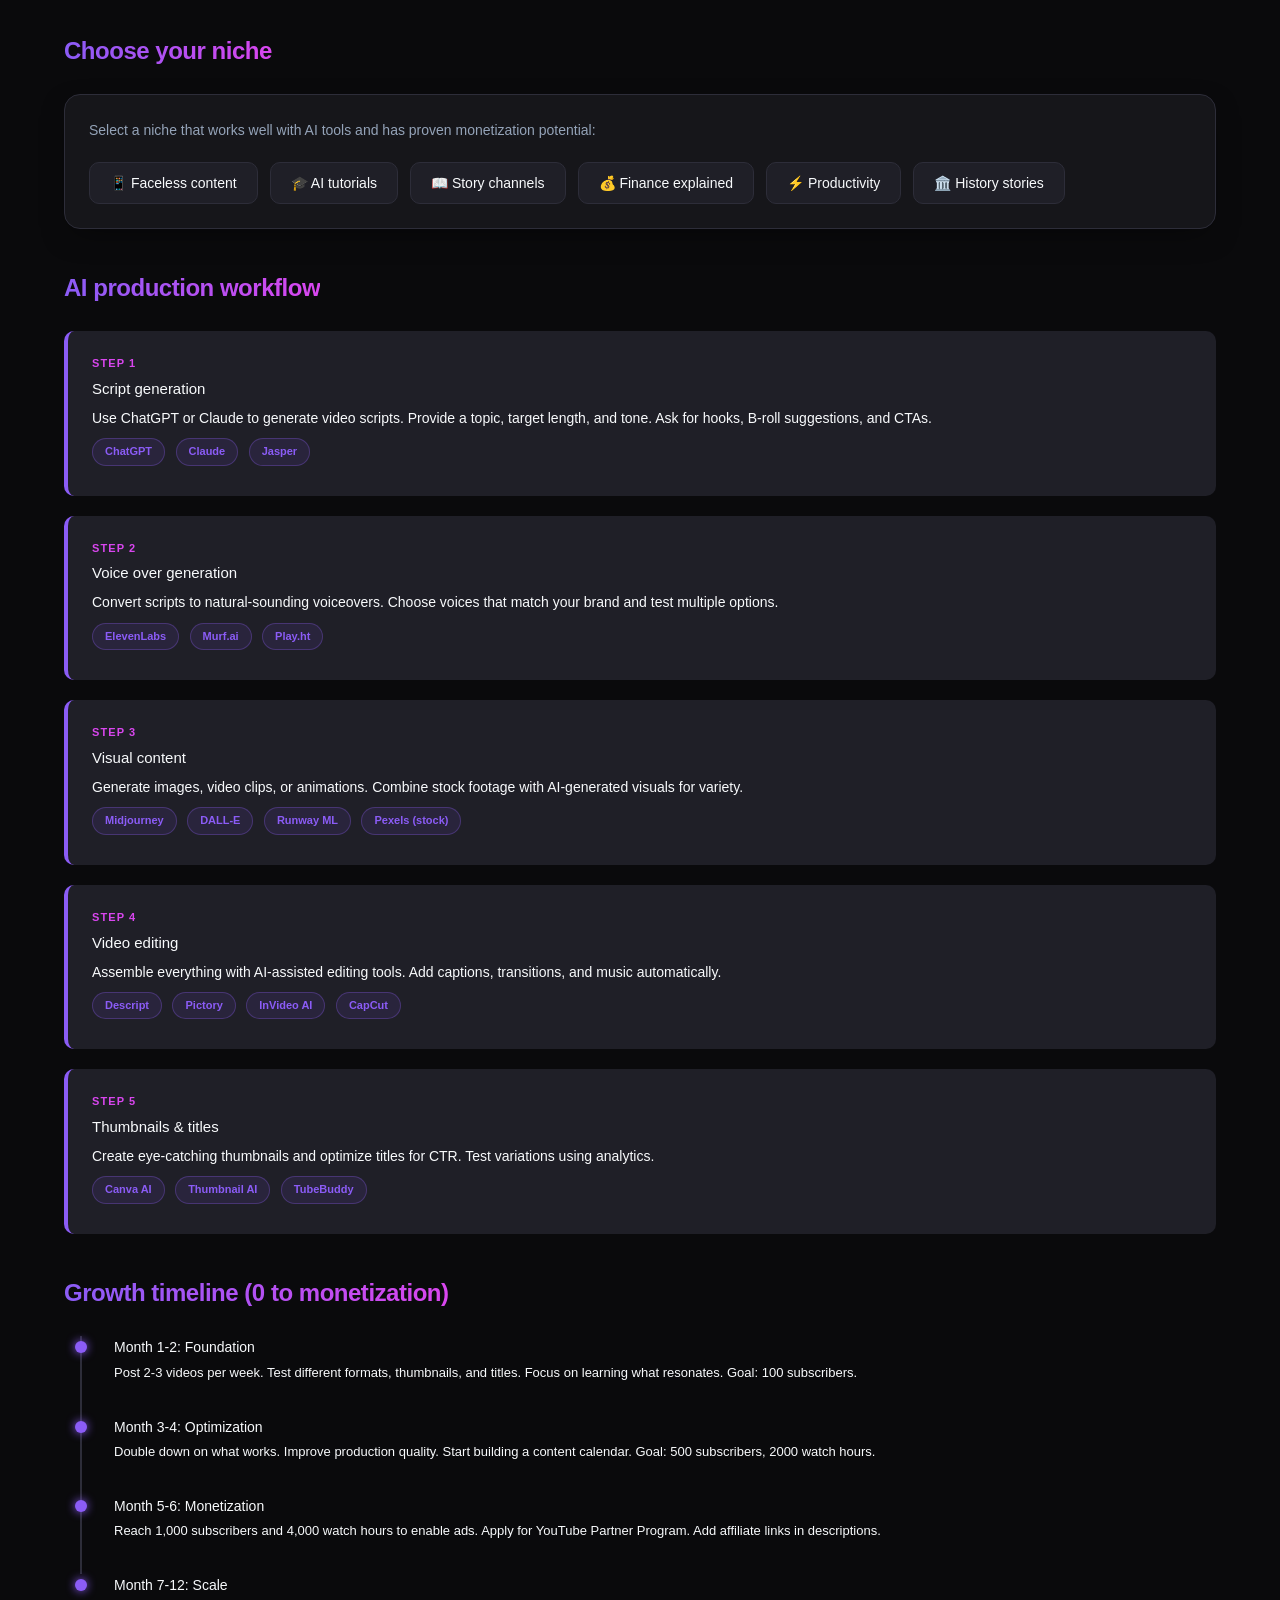
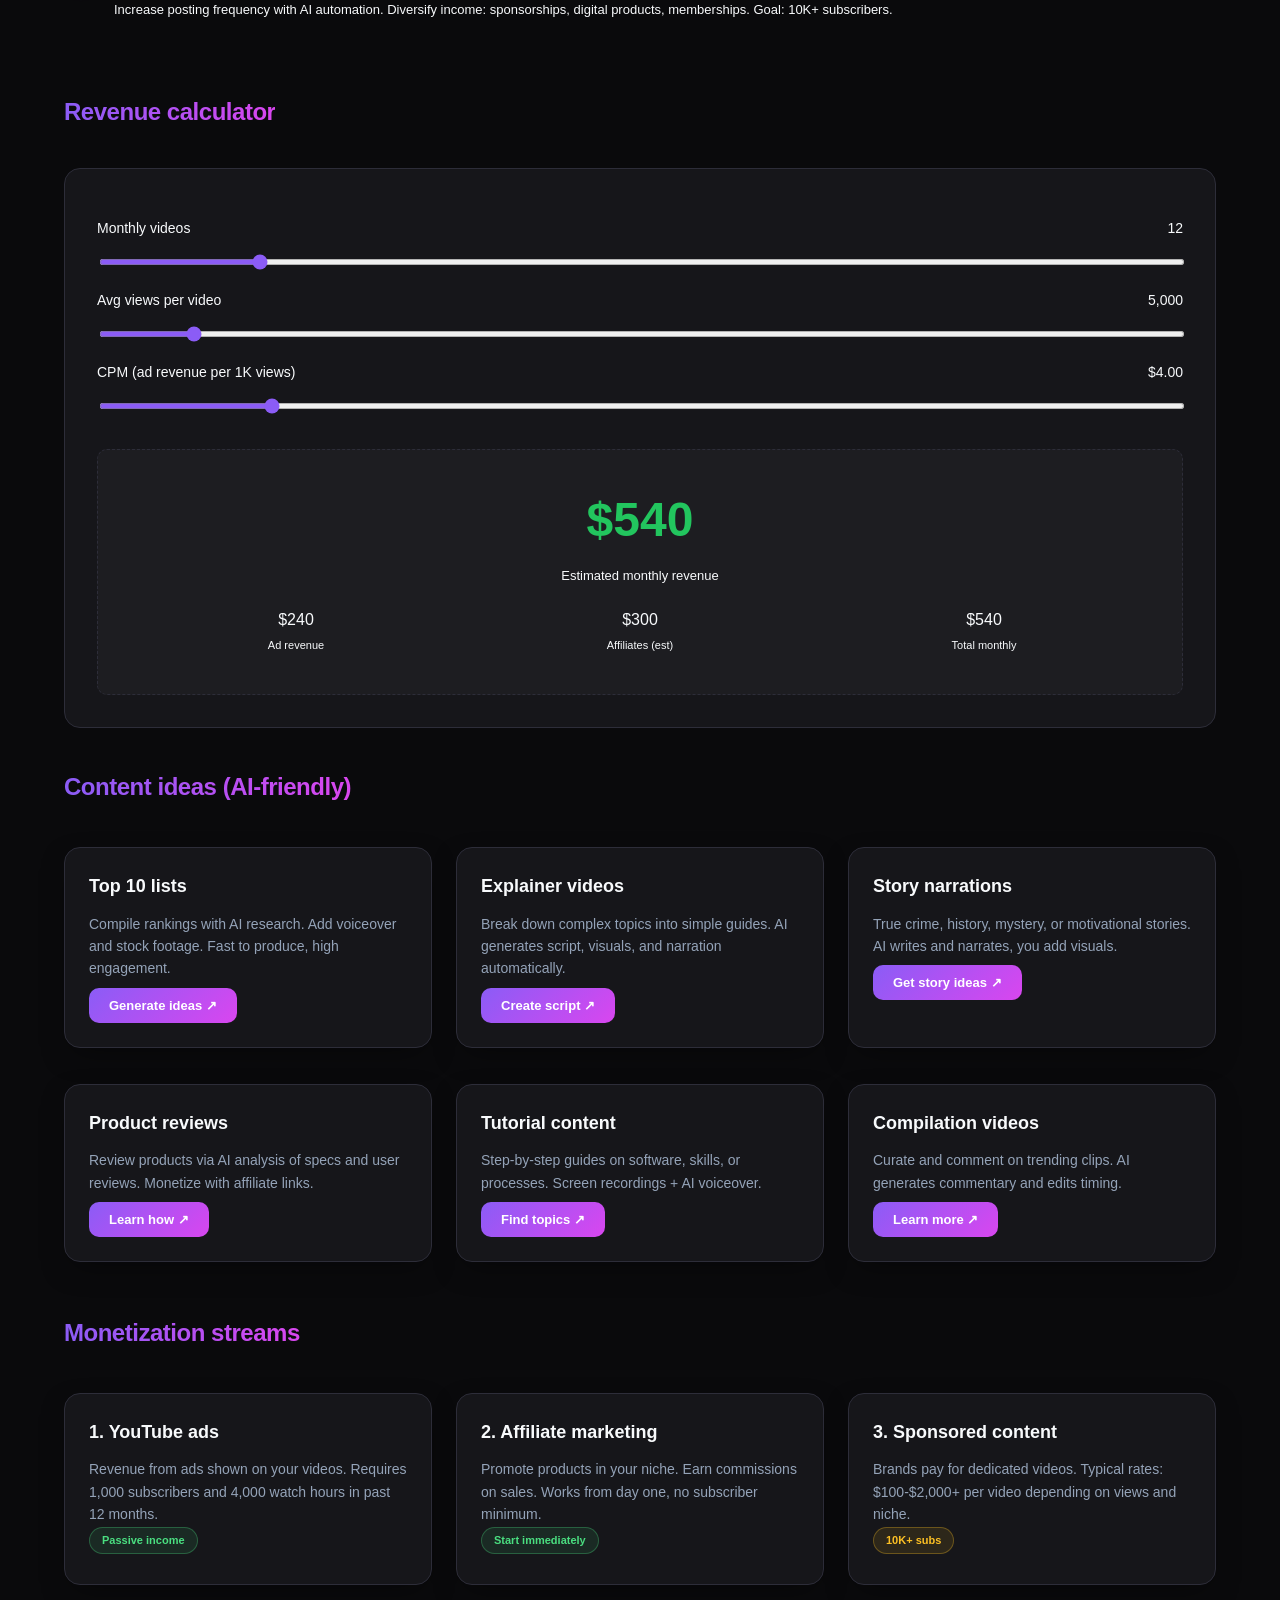
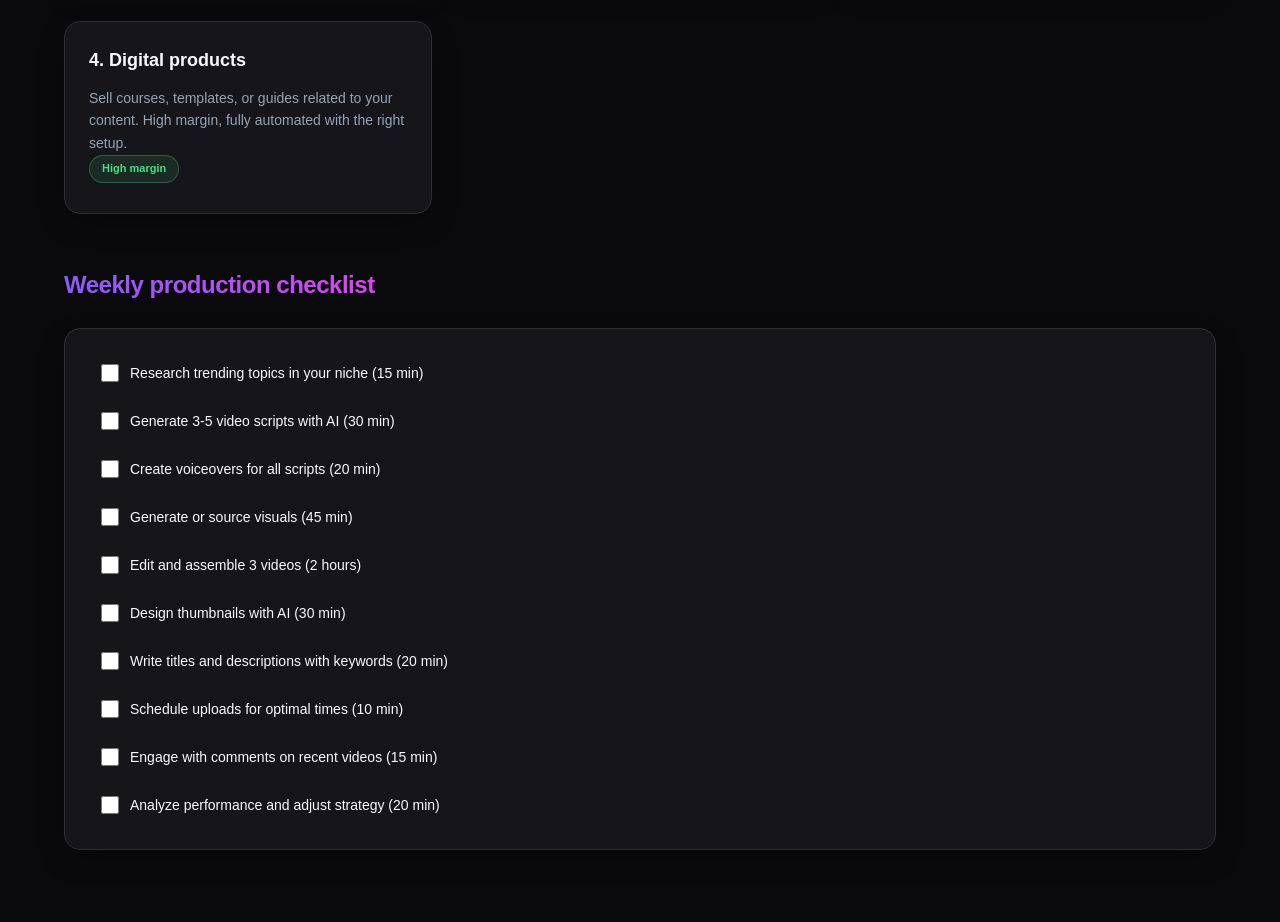
<file: Ideas/index.html>
<!doctype html>
<html lang="en">

<head>
  <meta charset="UTF-8" />
  <meta name="viewport" content="width=device-width, initial-scale=1.0" />
  <meta ai />
  <title>AI-Powered YouTube Channel Strategy Blueprint</title>
  <link rel="stylesheet" href="/Ideas/css/index.css" />
  <link rel="stylesheet" href="/Ideas/css/indexextra.css" />
</head>

<body>
  <div class="section">
    <h2 class="section-title">Choose your niche</h2>
    <div class="card">
      <p class="card-text" style="margin-bottom: 12px">
        Select a niche that works well with AI tools and has proven
        monetization potential:
      </p>
      <div class="niche-selector" id="nicheSelector">
        <button class="niche-btn" onclick="selectNiche('faceless')">
          📱 Faceless content
        </button>
        <button class="niche-btn" onclick="selectNiche('tutorials')">
          🎓 AI tutorials
        </button>
        <button class="niche-btn" onclick="selectNiche('stories')">
          📖 Story channels
        </button>
        <button class="niche-btn" onclick="selectNiche('finance')">
          💰 Finance explained
        </button>
        <button class="niche-btn" onclick="selectNiche('productivity')">
          ⚡ Productivity
        </button>
        <button class="niche-btn" onclick="selectNiche('history')">
          🏛️ History stories
        </button>
      </div>
    </div>
  </div>

  <div class="section" id="nicheDetails" style="display: none">
    <h2 class="section-title">
      Your niche: <span id="selectedNiche"></span>
    </h2>
    <div class="card">
      <div class="card-title">Why this works</div>
      <p class="card-text" id="nicheReason"></p>
    </div>
    <div class="grid grid-3" style="margin-top: 12px">
      <div class="metric-card">
        <p class="metric-label">Production time</p>
        <p class="metric-value" id="prodTime">—</p>
      </div>
      <div class="metric-card">
        <p class="metric-label">Startup cost</p>
        <p class="metric-value" id="startCost">—</p>
      </div>
      <div class="metric-card">
        <p class="metric-label">Skill level</p>
        <p class="metric-value" id="skillLevel">—</p>
      </div>
    </div>
  </div>

  <div class="section">
    <h2 class="section-title">AI production workflow</h2>
    <div class="step">
      <p class="step-num">Step 1</p>
      <p class="step-title">Script generation</p>
      <p class="step-desc">
        Use ChatGPT or Claude to generate video scripts. Provide a topic,
        target length, and tone. Ask for hooks, B-roll suggestions, and CTAs.
      </p>
      <div style="margin-top: 8px">
        <span class="badge badge-purple">ChatGPT</span>
        <span class="badge badge-purple">Claude</span>
        <span class="badge badge-purple">Jasper</span>
      </div>
    </div>

    <div class="step">
      <p class="step-num">Step 2</p>
      <p class="step-title">Voice over generation</p>
      <p class="step-desc">
        Convert scripts to natural-sounding voiceovers. Choose voices that
        match your brand and test multiple options.
      </p>
      <div style="margin-top: 8px">
        <span class="badge badge-purple">ElevenLabs</span>
        <span class="badge badge-purple">Murf.ai</span>
        <span class="badge badge-purple">Play.ht</span>
      </div>
    </div>

    <div class="step">
      <p class="step-num">Step 3</p>
      <p class="step-title">Visual content</p>
      <p class="step-desc">
        Generate images, video clips, or animations. Combine stock footage
        with AI-generated visuals for variety.
      </p>
      <div style="margin-top: 8px">
        <span class="badge badge-purple">Midjourney</span>
        <span class="badge badge-purple">DALL-E</span>
        <span class="badge badge-purple">Runway ML</span>
        <span class="badge badge-purple">Pexels (stock)</span>
      </div>
    </div>

    <div class="step">
      <p class="step-num">Step 4</p>
      <p class="step-title">Video editing</p>
      <p class="step-desc">
        Assemble everything with AI-assisted editing tools. Add captions,
        transitions, and music automatically.
      </p>
      <div style="margin-top: 8px">
        <span class="badge badge-purple">Descript</span>
        <span class="badge badge-purple">Pictory</span>
        <span class="badge badge-purple">InVideo AI</span>
        <span class="badge badge-purple">CapCut</span>
      </div>
    </div>

    <div class="step">
      <p class="step-num">Step 5</p>
      <p class="step-title">Thumbnails & titles</p>
      <p class="step-desc">
        Create eye-catching thumbnails and optimize titles for CTR. Test
        variations using analytics.
      </p>
      <div style="margin-top: 8px">
        <span class="badge badge-purple">Canva AI</span>
        <span class="badge badge-purple">Thumbnail AI</span>
        <span class="badge badge-purple">TubeBuddy</span>
      </div>
    </div>
  </div>

  <div class="section">
    <h2 class="section-title">Growth timeline (0 to monetization)</h2>
    <div class="timeline">
      <div class="timeline-item">
        <div class="timeline-dot"></div>
        <p class="timeline-title">Month 1-2: Foundation</p>
        <p class="timeline-desc">
          Post 2-3 videos per week. Test different formats, thumbnails, and
          titles. Focus on learning what resonates. Goal: 100 subscribers.
        </p>
      </div>
      <div class="timeline-item">
        <div class="timeline-dot"></div>
        <p class="timeline-title">Month 3-4: Optimization</p>
        <p class="timeline-desc">
          Double down on what works. Improve production quality. Start
          building a content calendar. Goal: 500 subscribers, 2000 watch
          hours.
        </p>
      </div>
      <div class="timeline-item">
        <div class="timeline-dot"></div>
        <p class="timeline-title">Month 5-6: Monetization</p>
        <p class="timeline-desc">
          Reach 1,000 subscribers and 4,000 watch hours to enable ads. Apply
          for YouTube Partner Program. Add affiliate links in descriptions.
        </p>
      </div>
      <div class="timeline-item">
        <div class="timeline-dot"></div>
        <p class="timeline-title">Month 7-12: Scale</p>
        <p class="timeline-desc">
          Increase posting frequency with AI automation. Diversify income:
          sponsorships, digital products, memberships. Goal: 10K+ subscribers.
        </p>
      </div>
    </div>
  </div>

  <div class="section">
    <h2 class="section-title">Revenue calculator</h2>
    <div class="revenue-calc">
      <div class="slider-group">
        <div class="slider-label">
          <span class="slider-label-text">Monthly videos</span>
          <span class="slider-value" id="videoCount">12</span>
        </div>
        <input type="range" min="4" max="60" value="12" step="1" id="videoSlider" />
      </div>

      <div class="slider-group">
        <div class="slider-label">
          <span class="slider-label-text">Avg views per video</span>
          <span class="slider-value" id="viewCount">5,000</span>
        </div>
        <input type="range" min="1000" max="50000" value="5000" step="1000" id="viewSlider" />
      </div>

      <div class="slider-group">
        <div class="slider-label">
          <span class="slider-label-text">CPM (ad revenue per 1K views)</span>
          <span class="slider-value" id="cpmValue">$4</span>
        </div>
        <input type="range" min="2" max="15" value="4" step="0.5" id="cpmSlider" />
      </div>

      <div class="revenue-result">
        <p class="revenue-amount" id="totalRevenue">$240</p>
        <p class="revenue-label">Estimated monthly revenue</p>
        <div class="breakdown">
          <div class="breakdown-item">
            <p class="breakdown-value" id="adRevenue">$240</p>
            <p class="breakdown-label">Ad revenue</p>
          </div>
          <div class="breakdown-item">
            <p class="breakdown-value" id="affiliateRevenue">$150</p>
            <p class="breakdown-label">Affiliates (est)</p>
          </div>
          <div class="breakdown-item">
            <p class="breakdown-value" id="totalMonthly">$390</p>
            <p class="breakdown-label">Total monthly</p>
          </div>
        </div>
      </div>
    </div>
  </div>

  <div class="section">
    <h2 class="section-title">Content ideas (AI-friendly)</h2>
    <div class="grid">
      <div class="card">
        <div class="card-title">Top 10 lists</div>
        <p class="card-text">
          Compile rankings with AI research. Add voiceover and stock footage.
          Fast to produce, high engagement.
        </p>
        <button onclick="sendPrompt('Give me 10 top 10 list ideas for my niche')">
          Generate ideas ↗
        </button>
      </div>
      <div class="card">
        <div class="card-title">Explainer videos</div>
        <p class="card-text">
          Break down complex topics into simple guides. AI generates script,
          visuals, and narration automatically.
        </p>
        <button onclick="
              sendPrompt('Create a script for a 5-minute explainer video')
            ">
          Create script ↗
        </button>
      </div>
      <div class="card">
        <div class="card-title">Story narrations</div>
        <p class="card-text">
          True crime, history, mystery, or motivational stories. AI writes and
          narrates, you add visuals.
        </p>
        <button onclick="sendPrompt('Give me 5 viral story concepts')">
          Get story ideas ↗
        </button>
      </div>
      <div class="card">
        <div class="card-title">Product reviews</div>
        <p class="card-text">
          Review products via AI analysis of specs and user reviews. Monetize
          with affiliate links.
        </p>
        <button onclick="
              sendPrompt('How do I create product review videos with AI?')
            ">
          Learn how ↗
        </button>
      </div>
      <div class="card">
        <div class="card-title">Tutorial content</div>
        <p class="card-text">
          Step-by-step guides on software, skills, or processes. Screen
          recordings + AI voiceover.
        </p>
        <button onclick="sendPrompt('What tutorial topics are trending right now?')">
          Find topics ↗
        </button>
      </div>
      <div class="card">
        <div class="card-title">Compilation videos</div>
        <p class="card-text">
          Curate and comment on trending clips. AI generates commentary and
          edits timing.
        </p>
        <button onclick="
              sendPrompt('Show me copyright-safe compilation strategies')
            ">
          Learn more ↗
        </button>
      </div>
    </div>
  </div>

  <div class="section">
    <h2 class="section-title">Monetization streams</h2>
    <div class="grid">
      <div class="card">
        <div class="card-title">1. YouTube ads</div>
        <p class="card-text">
          Revenue from ads shown on your videos. Requires 1,000 subscribers
          and 4,000 watch hours in past 12 months.
        </p>
        <span class="badge badge-green">Passive income</span>
      </div>
      <div class="card">
        <div class="card-title">2. Affiliate marketing</div>
        <p class="card-text">
          Promote products in your niche. Earn commissions on sales. Works
          from day one, no subscriber minimum.
        </p>
        <span class="badge badge-green">Start immediately</span>
      </div>
      <div class="card">
        <div class="card-title">3. Sponsored content</div>
        <p class="card-text">
          Brands pay for dedicated videos. Typical rates: $100-$2,000+ per
          video depending on views and niche.
        </p>
        <span class="badge badge-amber">10K+ subs</span>
      </div>
      <div class="card">
        <div class="card-title">4. Digital products</div>
        <p class="card-text">
          Sell courses, templates, or guides related to your content. High
          margin, fully automated with the right setup.
        </p>
        <span class="badge badge-green">High margin</span>
      </div>
    </div>
  </div>

  <div class="section">
    <h2 class="section-title">Weekly production checklist</h2>
    <div class="card">
      <div style="display: grid; gap: 8px">
        <label style="
              display: flex;
              align-items: center;
              gap: 8px;
              padding: 8px;
              border-radius: var(--border-radius-md);
              cursor: pointer;
              font-size: 14px;
            " onmouseover="
              this.style.background = 'var(--color-background-secondary)'
            " onmouseout="this.style.background = 'transparent'">
          <input type="checkbox" />
          <span>Research trending topics in your niche (15 min)</span>
        </label>
        <label style="
              display: flex;
              align-items: center;
              gap: 8px;
              padding: 8px;
              border-radius: var(--border-radius-md);
              cursor: pointer;
              font-size: 14px;
            " onmouseover="
              this.style.background = 'var(--color-background-secondary)'
            " onmouseout="this.style.background = 'transparent'">
          <input type="checkbox" />
          <span>Generate 3-5 video scripts with AI (30 min)</span>
        </label>
        <label style="
              display: flex;
              align-items: center;
              gap: 8px;
              padding: 8px;
              border-radius: var(--border-radius-md);
              cursor: pointer;
              font-size: 14px;
            " onmouseover="
              this.style.background = 'var(--color-background-secondary)'
            " onmouseout="this.style.background = 'transparent'">
          <input type="checkbox" />
          <span>Create voiceovers for all scripts (20 min)</span>
        </label>
        <label style="
              display: flex;
              align-items: center;
              gap: 8px;
              padding: 8px;
              border-radius: var(--border-radius-md);
              cursor: pointer;
              font-size: 14px;
            " onmouseover="
              this.style.background = 'var(--color-background-secondary)'
            " onmouseout="this.style.background = 'transparent'">
          <input type="checkbox" />
          <span>Generate or source visuals (45 min)</span>
        </label>
        <label style="
              display: flex;
              align-items: center;
              gap: 8px;
              padding: 8px;
              border-radius: var(--border-radius-md);
              cursor: pointer;
              font-size: 14px;
            " onmouseover="
              this.style.background = 'var(--color-background-secondary)'
            " onmouseout="this.style.background = 'transparent'">
          <input type="checkbox" />
          <span>Edit and assemble 3 videos (2 hours)</span>
        </label>
        <label style="
              display: flex;
              align-items: center;
              gap: 8px;
              padding: 8px;
              border-radius: var(--border-radius-md);
              cursor: pointer;
              font-size: 14px;
            " onmouseover="
              this.style.background = 'var(--color-background-secondary)'
            " onmouseout="this.style.background = 'transparent'">
          <input type="checkbox" />
          <span>Design thumbnails with AI (30 min)</span>
        </label>
        <label style="
              display: flex;
              align-items: center;
              gap: 8px;
              padding: 8px;
              border-radius: var(--border-radius-md);
              cursor: pointer;
              font-size: 14px;
            " onmouseover="
              this.style.background = 'var(--color-background-secondary)'
            " onmouseout="this.style.background = 'transparent'">
          <input type="checkbox" />
          <span>Write titles and descriptions with keywords (20 min)</span>
        </label>
        <label style="
              display: flex;
              align-items: center;
              gap: 8px;
              padding: 8px;
              border-radius: var(--border-radius-md);
              cursor: pointer;
              font-size: 14px;
            " onmouseover="
              this.style.background = 'var(--color-background-secondary)'
            " onmouseout="this.style.background = 'transparent'">
          <input type="checkbox" />
          <span>Schedule uploads for optimal times (10 min)</span>
        </label>
        <label style="
              display: flex;
              align-items: center;
              gap: 8px;
              padding: 8px;
              border-radius: var(--border-radius-md);
              cursor: pointer;
              font-size: 14px;
            " onmouseover="
              this.style.background = 'var(--color-background-secondary)'
            " onmouseout="this.style.background = 'transparent'">
          <input type="checkbox" />
          <span>Engage with comments on recent videos (15 min)</span>
        </label>
        <label style="
              display: flex;
              align-items: center;
              gap: 8px;
              padding: 8px;
              border-radius: var(--border-radius-md);
              cursor: pointer;
              font-size: 14px;
            " onmouseover="
              this.style.background = 'var(--color-background-secondary)'
            " onmouseout="this.style.background = 'transparent'">
          <input type="checkbox" />
          <span>Analyze performance and adjust strategy (20 min)</span>
        </label>
      </div>
    </div>
  </div>

  <script src="/Ideas/js/Index.js"></script>
</body>

</html>
</file>
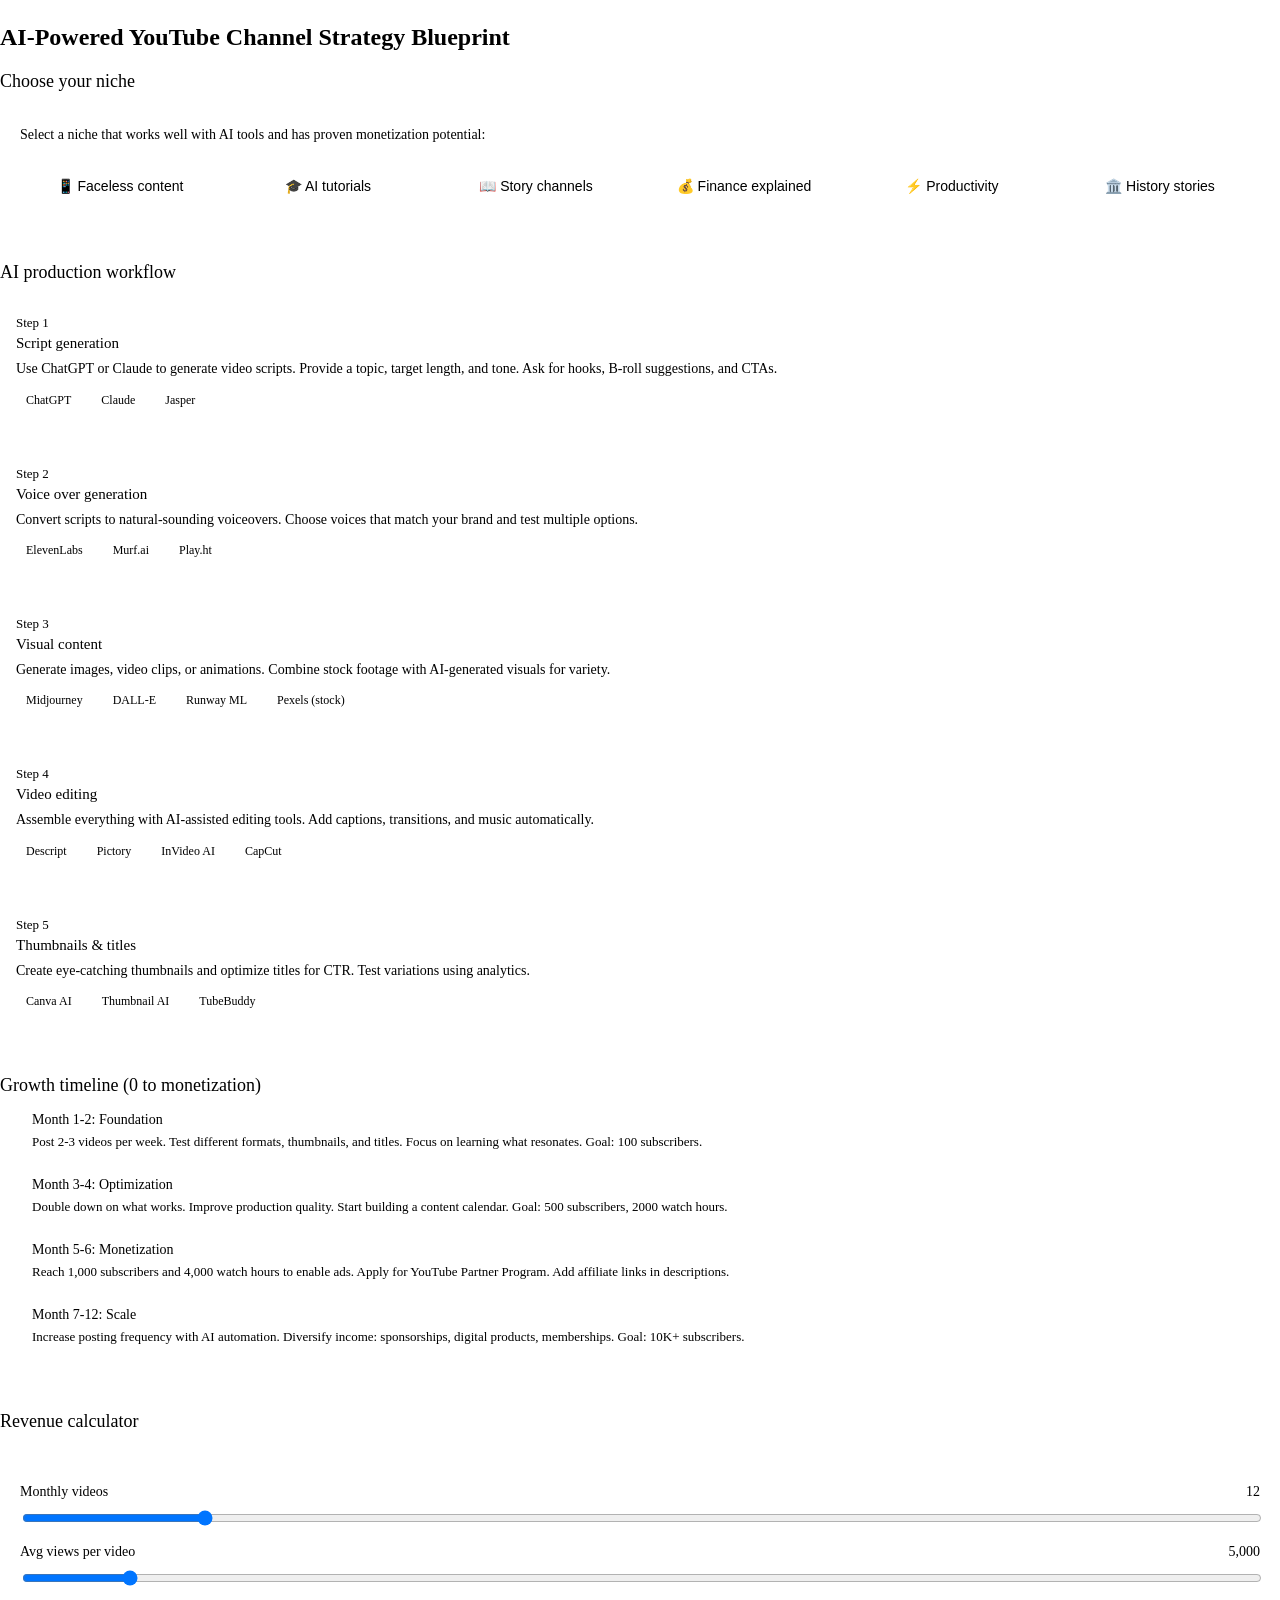
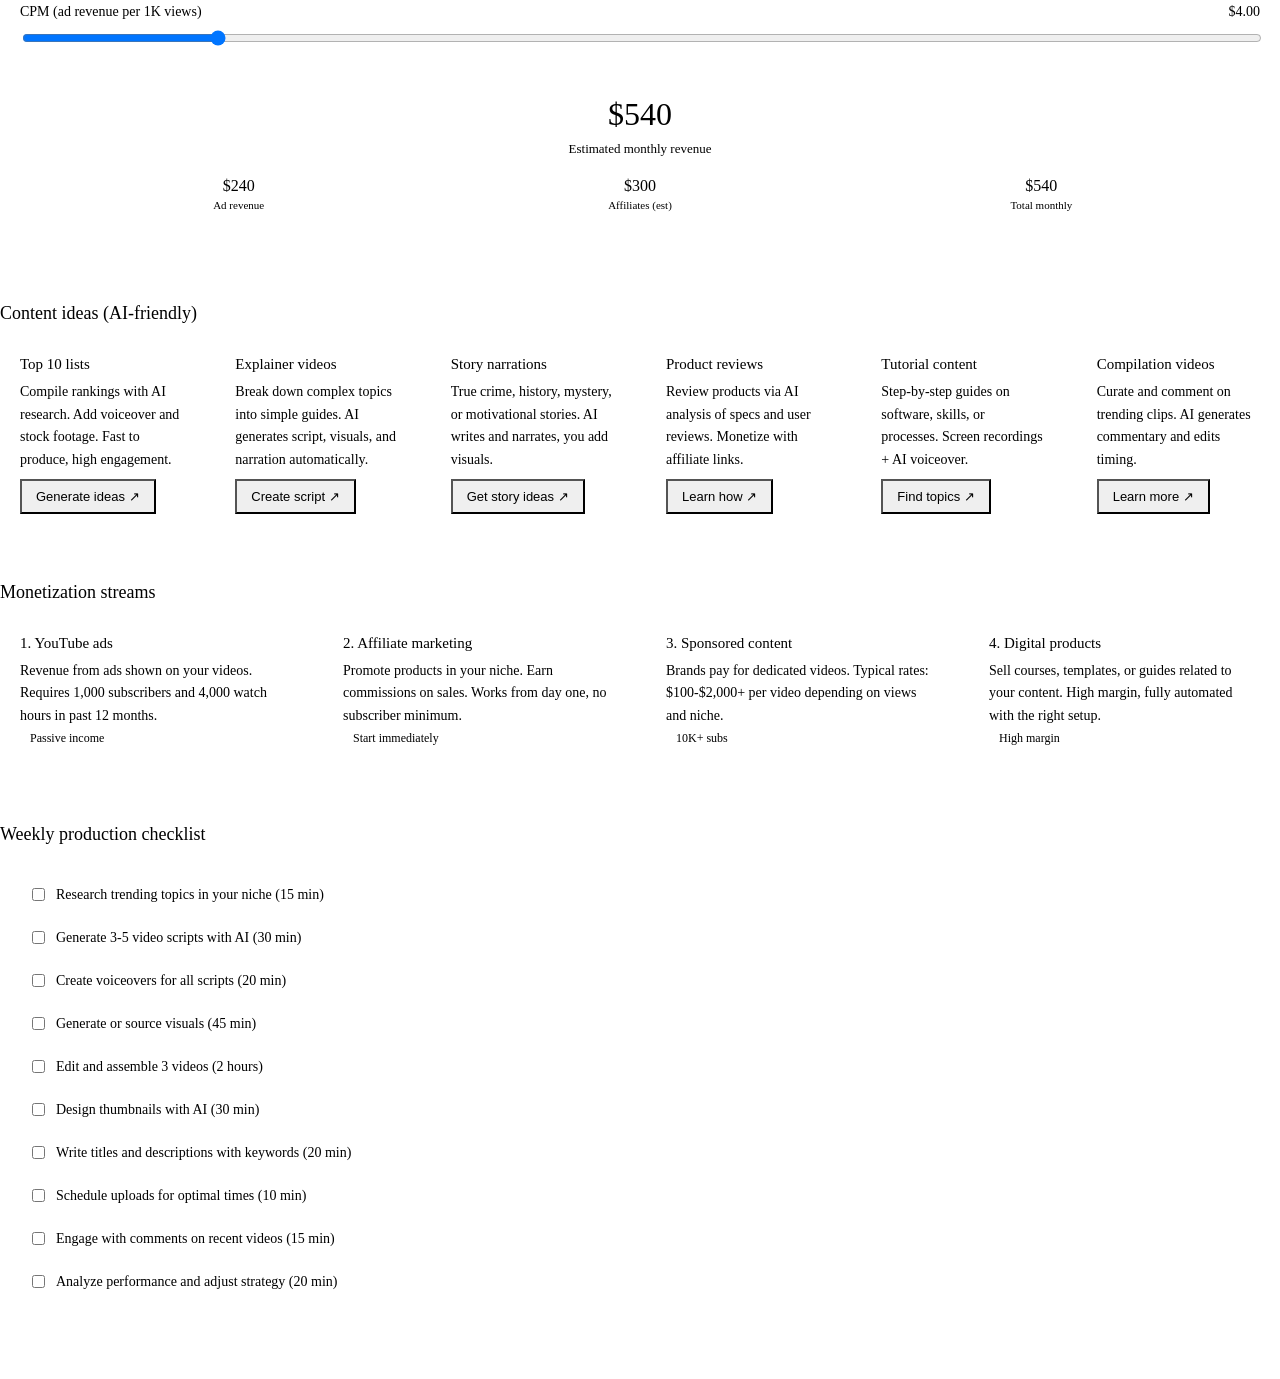
<file: Ideas/html/ai_youtube_channel_blueprint.html>
<html>
<h2 class="sr-only">AI-Powered YouTube Channel Strategy Blueprint</h2>
<style>
  body { margin: 0; padding: 1.5rem 0; font-family: var(--font-sans); }
  .section { margin-bottom: 2.5rem; }
  .section-title { font-size: 18px; font-weight: 500; margin: 0 0 1rem; color: var(--color-text-primary); }
  .card { background: var(--color-background-primary); border: 0.5px solid var(--color-border-tertiary); border-radius: var(--border-radius-lg); padding: 1rem 1.25rem; margin-bottom: 12px; }
  .card-title { font-size: 15px; font-weight: 500; margin: 0 0 8px; color: var(--color-text-primary); }
  .card-text { font-size: 14px; margin: 0; line-height: 1.6; color: var(--color-text-secondary); }
  .grid { display: grid; grid-template-columns: repeat(auto-fit, minmax(0, 1fr)); gap: 12px; }
  .grid-3 { grid-template-columns: repeat(auto-fit, minmax(200px, 1fr)); }
  .metric-card { background: var(--color-background-secondary); border-radius: var(--border-radius-md); padding: 1rem; text-align: center; }
  .metric-label { font-size: 13px; color: var(--color-text-secondary); margin: 0 0 4px; }
  .metric-value { font-size: 24px; font-weight: 500; margin: 0; color: var(--color-text-primary); }
  .badge { display: inline-block; padding: 4px 10px; border-radius: var(--border-radius-md); font-size: 12px; font-weight: 500; margin-right: 6px; margin-bottom: 6px; }
  .badge-purple { background: var(--color-background-info); color: var(--color-text-info); }
  .badge-green { background: var(--color-background-success); color: var(--color-text-success); }
  .badge-amber { background: var(--color-background-warning); color: var(--color-text-warning); }
  .step { margin-bottom: 1rem; padding: 1rem; background: var(--color-background-secondary); border-radius: var(--border-radius-md); border-left: 3px solid var(--color-border-info); }
  .step-num { font-size: 13px; font-weight: 500; color: var(--color-text-info); margin: 0 0 4px; }
  .step-title { font-size: 15px; font-weight: 500; margin: 0 0 6px; color: var(--color-text-primary); }
  .step-desc { font-size: 14px; margin: 0; color: var(--color-text-secondary); line-height: 1.6; }
  .tool-item { font-size: 13px; padding: 6px 0; color: var(--color-text-secondary); border-bottom: 0.5px solid var(--color-border-tertiary); }
  .tool-item:last-child { border-bottom: none; }
  .tool-name { font-weight: 500; color: var(--color-text-primary); }
  button { margin-top: 8px; padding: 8px 14px; font-size: 13px; font-weight: 500; cursor: pointer; border-radius: var(--border-radius-md); }
  .niche-selector { display: grid; grid-template-columns: repeat(auto-fit, minmax(140px, 1fr)); gap: 8px; margin-top: 12px; }
  .niche-btn { padding: 12px; text-align: center; background: var(--color-background-secondary); border: 1px solid var(--color-border-tertiary); border-radius: var(--border-radius-md); cursor: pointer; transition: all 0.2s; font-size: 14px; }
  .niche-btn:hover { border-color: var(--color-border-info); background: var(--color-background-info); }
  .timeline { position: relative; }
  .timeline-item { position: relative; padding-left: 2rem; padding-bottom: 1.5rem; border-left: 2px solid var(--color-border-tertiary); }
  .timeline-item:last-child { border-left-color: transparent; }
  .timeline-dot { position: absolute; left: -6px; top: 4px; width: 10px; height: 10px; border-radius: 50%; background: var(--color-background-info); border: 2px solid var(--color-border-info); }
  .timeline-title { font-size: 14px; font-weight: 500; margin: 0 0 4px; color: var(--color-text-primary); }
  .timeline-desc { font-size: 13px; margin: 0; color: var(--color-text-secondary); line-height: 1.6; }
  .revenue-calc { background: var(--color-background-secondary); padding: 1.25rem; border-radius: var(--border-radius-lg); margin-top: 12px; }
  .slider-group { margin: 1rem 0; }
  .slider-label { display: flex; justify-content: space-between; align-items: center; margin-bottom: 8px; }
  .slider-label-text { font-size: 14px; color: var(--color-text-secondary); }
  .slider-value { font-size: 14px; font-weight: 500; color: var(--color-text-primary); }
  input[type="range"] { width: 100%; }
  .revenue-result { text-align: center; margin-top: 1.5rem; padding: 1.5rem; background: var(--color-background-primary); border-radius: var(--border-radius-md); border: 1px solid var(--color-border-tertiary); }
  .revenue-amount { font-size: 32px; font-weight: 500; color: var(--color-text-success); margin: 0; }
  .revenue-label { font-size: 13px; color: var(--color-text-secondary); margin: 8px 0 0; }
  .breakdown { display: grid; grid-template-columns: repeat(3, 1fr); gap: 12px; margin-top: 12px; }
  .breakdown-item { text-align: center; padding: 8px; background: var(--color-background-secondary); border-radius: var(--border-radius-md); }
  .breakdown-value { font-size: 16px; font-weight: 500; color: var(--color-text-primary); margin: 0; }
  .breakdown-label { font-size: 11px; color: var(--color-text-secondary); margin: 4px 0 0; }
</style>

<div class="section">
  <h2 class="section-title">Choose your niche</h2>
  <div class="card">
    <p class="card-text" style="margin-bottom: 12px;">Select a niche that works well with AI tools and has proven monetization potential:</p>
    <div class="niche-selector" id="nicheSelector">
      <button class="niche-btn" onclick="selectNiche('faceless')">📱 Faceless content</button>
      <button class="niche-btn" onclick="selectNiche('tutorials')">🎓 AI tutorials</button>
      <button class="niche-btn" onclick="selectNiche('stories')">📖 Story channels</button>
      <button class="niche-btn" onclick="selectNiche('finance')">💰 Finance explained</button>
      <button class="niche-btn" onclick="selectNiche('productivity')">⚡ Productivity</button>
      <button class="niche-btn" onclick="selectNiche('history')">🏛️ History stories</button>
    </div>
  </div>
</div>

<div class="section" id="nicheDetails" style="display: none;">
  <h2 class="section-title">Your niche: <span id="selectedNiche"></span></h2>
  <div class="card">
    <div class="card-title">Why this works</div>
    <p class="card-text" id="nicheReason"></p>
  </div>
  <div class="grid grid-3" style="margin-top: 12px;">
    <div class="metric-card">
      <p class="metric-label">Production time</p>
      <p class="metric-value" id="prodTime">—</p>
    </div>
    <div class="metric-card">
      <p class="metric-label">Startup cost</p>
      <p class="metric-value" id="startCost">—</p>
    </div>
    <div class="metric-card">
      <p class="metric-label">Skill level</p>
      <p class="metric-value" id="skillLevel">—</p>
    </div>
  </div>
</div>

<div class="section">
  <h2 class="section-title">AI production workflow</h2>
  <div class="step">
    <p class="step-num">Step 1</p>
    <p class="step-title">Script generation</p>
    <p class="step-desc">Use ChatGPT or Claude to generate video scripts. Provide a topic, target length, and tone. Ask for hooks, B-roll suggestions, and CTAs.</p>
    <div style="margin-top: 8px;">
      <span class="badge badge-purple">ChatGPT</span>
      <span class="badge badge-purple">Claude</span>
      <span class="badge badge-purple">Jasper</span>
    </div>
  </div>

  <div class="step">
    <p class="step-num">Step 2</p>
    <p class="step-title">Voice over generation</p>
    <p class="step-desc">Convert scripts to natural-sounding voiceovers. Choose voices that match your brand and test multiple options.</p>
    <div style="margin-top: 8px;">
      <span class="badge badge-purple">ElevenLabs</span>
      <span class="badge badge-purple">Murf.ai</span>
      <span class="badge badge-purple">Play.ht</span>
    </div>
  </div>

  <div class="step">
    <p class="step-num">Step 3</p>
    <p class="step-title">Visual content</p>
    <p class="step-desc">Generate images, video clips, or animations. Combine stock footage with AI-generated visuals for variety.</p>
    <div style="margin-top: 8px;">
      <span class="badge badge-purple">Midjourney</span>
      <span class="badge badge-purple">DALL-E</span>
      <span class="badge badge-purple">Runway ML</span>
      <span class="badge badge-purple">Pexels (stock)</span>
    </div>
  </div>

  <div class="step">
    <p class="step-num">Step 4</p>
    <p class="step-title">Video editing</p>
    <p class="step-desc">Assemble everything with AI-assisted editing tools. Add captions, transitions, and music automatically.</p>
    <div style="margin-top: 8px;">
      <span class="badge badge-purple">Descript</span>
      <span class="badge badge-purple">Pictory</span>
      <span class="badge badge-purple">InVideo AI</span>
      <span class="badge badge-purple">CapCut</span>
    </div>
  </div>

  <div class="step">
    <p class="step-num">Step 5</p>
    <p class="step-title">Thumbnails & titles</p>
    <p class="step-desc">Create eye-catching thumbnails and optimize titles for CTR. Test variations using analytics.</p>
    <div style="margin-top: 8px;">
      <span class="badge badge-purple">Canva AI</span>
      <span class="badge badge-purple">Thumbnail AI</span>
      <span class="badge badge-purple">TubeBuddy</span>
    </div>
  </div>
</div>

<div class="section">
  <h2 class="section-title">Growth timeline (0 to monetization)</h2>
  <div class="timeline">
    <div class="timeline-item">
      <div class="timeline-dot"></div>
      <p class="timeline-title">Month 1-2: Foundation</p>
      <p class="timeline-desc">Post 2-3 videos per week. Test different formats, thumbnails, and titles. Focus on learning what resonates. Goal: 100 subscribers.</p>
    </div>
    <div class="timeline-item">
      <div class="timeline-dot"></div>
      <p class="timeline-title">Month 3-4: Optimization</p>
      <p class="timeline-desc">Double down on what works. Improve production quality. Start building a content calendar. Goal: 500 subscribers, 2000 watch hours.</p>
    </div>
    <div class="timeline-item">
      <div class="timeline-dot"></div>
      <p class="timeline-title">Month 5-6: Monetization</p>
      <p class="timeline-desc">Reach 1,000 subscribers and 4,000 watch hours to enable ads. Apply for YouTube Partner Program. Add affiliate links in descriptions.</p>
    </div>
    <div class="timeline-item">
      <div class="timeline-dot"></div>
      <p class="timeline-title">Month 7-12: Scale</p>
      <p class="timeline-desc">Increase posting frequency with AI automation. Diversify income: sponsorships, digital products, memberships. Goal: 10K+ subscribers.</p>
    </div>
  </div>
</div>

<div class="section">
  <h2 class="section-title">Revenue calculator</h2>
  <div class="revenue-calc">
    <div class="slider-group">
      <div class="slider-label">
        <span class="slider-label-text">Monthly videos</span>
        <span class="slider-value" id="videoCount">12</span>
      </div>
      <input type="range" min="4" max="60" value="12" step="1" id="videoSlider">
    </div>
    
    <div class="slider-group">
      <div class="slider-label">
        <span class="slider-label-text">Avg views per video</span>
        <span class="slider-value" id="viewCount">5,000</span>
      </div>
      <input type="range" min="1000" max="50000" value="5000" step="1000" id="viewSlider">
    </div>
    
    <div class="slider-group">
      <div class="slider-label">
        <span class="slider-label-text">CPM (ad revenue per 1K views)</span>
        <span class="slider-value" id="cpmValue">$4</span>
      </div>
      <input type="range" min="2" max="15" value="4" step="0.5" id="cpmSlider">
    </div>

    <div class="revenue-result">
      <p class="revenue-amount" id="totalRevenue">$240</p>
      <p class="revenue-label">Estimated monthly revenue</p>
      <div class="breakdown">
        <div class="breakdown-item">
          <p class="breakdown-value" id="adRevenue">$240</p>
          <p class="breakdown-label">Ad revenue</p>
        </div>
        <div class="breakdown-item">
          <p class="breakdown-value" id="affiliateRevenue">$150</p>
          <p class="breakdown-label">Affiliates (est)</p>
        </div>
        <div class="breakdown-item">
          <p class="breakdown-value" id="totalMonthly">$390</p>
          <p class="breakdown-label">Total monthly</p>
        </div>
      </div>
    </div>
  </div>
</div>

<div class="section">
  <h2 class="section-title">Content ideas (AI-friendly)</h2>
  <div class="grid">
    <div class="card">
      <div class="card-title">Top 10 lists</div>
      <p class="card-text">Compile rankings with AI research. Add voiceover and stock footage. Fast to produce, high engagement.</p>
      <button onclick="sendPrompt('Give me 10 top 10 list ideas for my niche')">Generate ideas ↗</button>
    </div>
    <div class="card">
      <div class="card-title">Explainer videos</div>
      <p class="card-text">Break down complex topics into simple guides. AI generates script, visuals, and narration automatically.</p>
      <button onclick="sendPrompt('Create a script for a 5-minute explainer video')">Create script ↗</button>
    </div>
    <div class="card">
      <div class="card-title">Story narrations</div>
      <p class="card-text">True crime, history, mystery, or motivational stories. AI writes and narrates, you add visuals.</p>
      <button onclick="sendPrompt('Give me 5 viral story concepts')">Get story ideas ↗</button>
    </div>
    <div class="card">
      <div class="card-title">Product reviews</div>
      <p class="card-text">Review products via AI analysis of specs and user reviews. Monetize with affiliate links.</p>
      <button onclick="sendPrompt('How do I create product review videos with AI?')">Learn how ↗</button>
    </div>
    <div class="card">
      <div class="card-title">Tutorial content</div>
      <p class="card-text">Step-by-step guides on software, skills, or processes. Screen recordings + AI voiceover.</p>
      <button onclick="sendPrompt('What tutorial topics are trending right now?')">Find topics ↗</button>
    </div>
    <div class="card">
      <div class="card-title">Compilation videos</div>
      <p class="card-text">Curate and comment on trending clips. AI generates commentary and edits timing.</p>
      <button onclick="sendPrompt('Show me copyright-safe compilation strategies')">Learn more ↗</button>
    </div>
  </div>
</div>

<div class="section">
  <h2 class="section-title">Monetization streams</h2>
  <div class="grid">
    <div class="card">
      <div class="card-title">1. YouTube ads</div>
      <p class="card-text">Revenue from ads shown on your videos. Requires 1,000 subscribers and 4,000 watch hours in past 12 months.</p>
      <span class="badge badge-green">Passive income</span>
    </div>
    <div class="card">
      <div class="card-title">2. Affiliate marketing</div>
      <p class="card-text">Promote products in your niche. Earn commissions on sales. Works from day one, no subscriber minimum.</p>
      <span class="badge badge-green">Start immediately</span>
    </div>
    <div class="card">
      <div class="card-title">3. Sponsored content</div>
      <p class="card-text">Brands pay for dedicated videos. Typical rates: $100-$2,000+ per video depending on views and niche.</p>
      <span class="badge badge-amber">10K+ subs</span>
    </div>
    <div class="card">
      <div class="card-title">4. Digital products</div>
      <p class="card-text">Sell courses, templates, or guides related to your content. High margin, fully automated with the right setup.</p>
      <span class="badge badge-green">High margin</span>
    </div>
  </div>
</div>

<div class="section">
  <h2 class="section-title">Weekly production checklist</h2>
  <div class="card">
    <div style="display: grid; gap: 8px;">
      <label style="display: flex; align-items: center; gap: 8px; padding: 8px; border-radius: var(--border-radius-md); cursor: pointer; font-size: 14px;" onmouseover="this.style.background='var(--color-background-secondary)'" onmouseout="this.style.background='transparent'">
        <input type="checkbox"> <span>Research trending topics in your niche (15 min)</span>
      </label>
      <label style="display: flex; align-items: center; gap: 8px; padding: 8px; border-radius: var(--border-radius-md); cursor: pointer; font-size: 14px;" onmouseover="this.style.background='var(--color-background-secondary)'" onmouseout="this.style.background='transparent'">
        <input type="checkbox"> <span>Generate 3-5 video scripts with AI (30 min)</span>
      </label>
      <label style="display: flex; align-items: center; gap: 8px; padding: 8px; border-radius: var(--border-radius-md); cursor: pointer; font-size: 14px;" onmouseover="this.style.background='var(--color-background-secondary)'" onmouseout="this.style.background='transparent'">
        <input type="checkbox"> <span>Create voiceovers for all scripts (20 min)</span>
      </label>
      <label style="display: flex; align-items: center; gap: 8px; padding: 8px; border-radius: var(--border-radius-md); cursor: pointer; font-size: 14px;" onmouseover="this.style.background='var(--color-background-secondary)'" onmouseout="this.style.background='transparent'">
        <input type="checkbox"> <span>Generate or source visuals (45 min)</span>
      </label>
      <label style="display: flex; align-items: center; gap: 8px; padding: 8px; border-radius: var(--border-radius-md); cursor: pointer; font-size: 14px;" onmouseover="this.style.background='var(--color-background-secondary)'" onmouseout="this.style.background='transparent'">
        <input type="checkbox"> <span>Edit and assemble 3 videos (2 hours)</span>
      </label>
      <label style="display: flex; align-items: center; gap: 8px; padding: 8px; border-radius: var(--border-radius-md); cursor: pointer; font-size: 14px;" onmouseover="this.style.background='var(--color-background-secondary)'" onmouseout="this.style.background='transparent'">
        <input type="checkbox"> <span>Design thumbnails with AI (30 min)</span>
      </label>
      <label style="display: flex; align-items: center; gap: 8px; padding: 8px; border-radius: var(--border-radius-md); cursor: pointer; font-size: 14px;" onmouseover="this.style.background='var(--color-background-secondary)'" onmouseout="this.style.background='transparent'">
        <input type="checkbox"> <span>Write titles and descriptions with keywords (20 min)</span>
      </label>
      <label style="display: flex; align-items: center; gap: 8px; padding: 8px; border-radius: var(--border-radius-md); cursor: pointer; font-size: 14px;" onmouseover="this.style.background='var(--color-background-secondary)'" onmouseout="this.style.background='transparent'">
        <input type="checkbox"> <span>Schedule uploads for optimal times (10 min)</span>
      </label>
      <label style="display: flex; align-items: center; gap: 8px; padding: 8px; border-radius: var(--border-radius-md); cursor: pointer; font-size: 14px;" onmouseover="this.style.background='var(--color-background-secondary)'" onmouseout="this.style.background='transparent'">
        <input type="checkbox"> <span>Engage with comments on recent videos (15 min)</span>
      </label>
      <label style="display: flex; align-items: center; gap: 8px; padding: 8px; border-radius: var(--border-radius-md); cursor: pointer; font-size: 14px;" onmouseover="this.style.background='var(--color-background-secondary)'" onmouseout="this.style.background='transparent'">
        <input type="checkbox"> <span>Analyze performance and adjust strategy (20 min)</span>
      </label>
    </div>
  </div>
</div>

<script>
const nicheData = {
  faceless: {
    name: 'Faceless content',
    reason: 'No camera needed. Pure automation with AI voiceover, stock footage, and generated visuals. Scales easily to multiple channels.',
    time: '2-4 hrs',
    cost: '$50-100',
    skill: 'Beginner'
  },
  tutorials: {
    name: 'AI tutorials',
    reason: 'Growing demand. You can use AI to create the tutorials about AI. Meta content works well. Easy to monetize with courses.',
    time: '3-5 hrs',
    cost: '$30-80',
    skill: 'Beginner'
  },
  stories: {
    name: 'Story channels',
    reason: 'Highly engaging. True crime, history, mysteries get millions of views. AI writes and narrates, you add visuals.',
    time: '2-3 hrs',
    cost: '$40-90',
    skill: 'Beginner'
  },
  finance: {
    name: 'Finance explained',
    reason: 'High CPM ($15-25). Affiliate opportunities. AI explains complex topics simply. Growing demand for financial literacy.',
    time: '3-4 hrs',
    cost: '$50-100',
    skill: 'Intermediate'
  },
  productivity: {
    name: 'Productivity',
    reason: 'Evergreen content. Tool reviews = affiliate income. Screen recordings + AI voiceover = fast production.',
    time: '2-4 hrs',
    cost: '$40-70',
    skill: 'Beginner'
  },
  history: {
    name: 'History stories',
    reason: 'Endless content ideas. High retention. AI generates scripts from historical events. Public domain images available.',
    time: '3-4 hrs',
    cost: '$30-60',
    skill: 'Beginner'
  }
};

function selectNiche(niche) {
  const data = nicheData[niche];
  document.getElementById('nicheDetails').style.display = 'block';
  document.getElementById('selectedNiche').textContent = data.name;
  document.getElementById('nicheReason').textContent = data.reason;
  document.getElementById('prodTime').textContent = data.time;
  document.getElementById('startCost').textContent = data.cost;
  document.getElementById('skillLevel').textContent = data.skill;
  
  document.getElementById('nicheDetails').scrollIntoView({ behavior: 'smooth', block: 'nearest' });
}

function updateRevenue() {
  const videos = parseInt(document.getElementById('videoSlider').value);
  const views = parseInt(document.getElementById('viewSlider').value);
  const cpm = parseFloat(document.getElementById('cpmSlider').value);
  
  document.getElementById('videoCount').textContent = videos;
  document.getElementById('viewCount').textContent = views.toLocaleString();
  document.getElementById('cpmValue').textContent = '$' + cpm.toFixed(2);
  
  const totalViews = videos * views;
  const adRev = Math.round((totalViews / 1000) * cpm);
  const affiliateEst = Math.round(videos * views * 0.005);
  const total = adRev + affiliateEst;
  
  document.getElementById('adRevenue').textContent = '$' + adRev.toLocaleString();
  document.getElementById('affiliateRevenue').textContent = '$' + affiliateEst.toLocaleString();
  document.getElementById('totalMonthly').textContent = '$' + total.toLocaleString();
  document.getElementById('totalRevenue').textContent = '$' + total.toLocaleString();
}

document.getElementById('videoSlider').addEventListener('input', updateRevenue);
document.getElementById('viewSlider').addEventListener('input', updateRevenue);
document.getElementById('cpmSlider').addEventListener('input', updateRevenue);

updateRevenue();
</script>
</html>
</file>
<file: Ideas/css/index.css>
body {
      margin: 0;
      padding: 1.5rem 0;
      font-family: var(--font-sans);
  }

  .section {
      margin-bottom: 2.5rem;
  }

  .section-title {
      font-size: 18px;
      font-weight: 500;
      margin: 0 0 1rem;
      color: var(--color-text-primary);
  }

  .card {
      background: var(--color-background-primary);
      border: 0.5px solid var(--color-border-tertiary);
      border-radius: var(--border-radius-lg);
      padding: 1rem 1.25rem;
      margin-bottom: 12px;
  }

  .card-title {
      font-size: 15px;
      font-weight: 500;
      margin: 0 0 8px;
      color: var(--color-text-primary);
  }

  .card-text {
      font-size: 14px;
      margin: 0;
      line-height: 1.6;
      color: var(--color-text-secondary);
  }

  .grid {
      display: grid;
      grid-template-columns: repeat(auto-fit, minmax(0, 1fr));
      gap: 12px;
  }

  .grid-3 {
      grid-template-columns: repeat(auto-fit, minmax(200px, 1fr));
  }

  .metric-card {
      background: var(--color-background-secondary);
      border-radius: var(--border-radius-md);
      padding: 1rem;
      text-align: center;
  }

  .metric-label {
      font-size: 13px;
      color: var(--color-text-secondary);
      margin: 0 0 4px;
  }

  .metric-value {
      font-size: 24px;
      font-weight: 500;
      margin: 0;
      color: var(--color-text-primary);
  }

  .badge {
      display: inline-block;
      padding: 4px 10px;
      border-radius: var(--border-radius-md);
      font-size: 12px;
      font-weight: 500;
      margin-right: 6px;
      margin-bottom: 6px;
  }

  .badge-purple {
      background: var(--color-background-info);
      color: var(--color-text-info);
  }

  .badge-green {
      background: var(--color-background-success);
      color: var(--color-text-success);
  }

  .badge-amber {
      background: var(--color-background-warning);
      color: var(--color-text-warning);
  }

  .step {
      margin-bottom: 1rem;
      padding: 1rem;
      background: var(--color-background-secondary);
      border-radius: var(--border-radius-md);
      border-left: 3px solid var(--color-border-info);
  }

  .step-num {
      font-size: 13px;
      font-weight: 500;
      color: var(--color-text-info);
      margin: 0 0 4px;
  }

  .step-title {
      font-size: 15px;
      font-weight: 500;
      margin: 0 0 6px;
      color: var(--color-text-primary);
  }

  .step-desc {
      font-size: 14px;
      margin: 0;
      color: var(--color-text-secondary);
      line-height: 1.6;
  }

  .tool-item {
      font-size: 13px;
      padding: 6px 0;
      color: var(--color-text-secondary);
      border-bottom: 0.5px solid var(--color-border-tertiary);
  }

  .tool-item:last-child {
      border-bottom: none;
  }

  .tool-name {
      font-weight: 500;
      color: var(--color-text-primary);
  }

  button {
      margin-top: 8px;
      padding: 8px 14px;
      font-size: 13px;
      font-weight: 500;
      cursor: pointer;
      border-radius: var(--border-radius-md);
  }

  .niche-selector {
      display: grid;
      grid-template-columns: repeat(auto-fit, minmax(140px, 1fr));
      gap: 8px;
      margin-top: 12px;
  }

  .niche-btn {
      padding: 12px;
      text-align: center;
      background: var(--color-background-secondary);
      border: 1px solid var(--color-border-tertiary);
      border-radius: var(--border-radius-md);
      cursor: pointer;
      transition: all 0.2s;
      font-size: 14px;
  }

  .niche-btn:hover {
      border-color: var(--color-border-info);
      background: var(--color-background-info);
  }

  .timeline {
      position: relative;
  }

  .timeline-item {
      position: relative;
      padding-left: 2rem;
      padding-bottom: 1.5rem;
      border-left: 2px solid var(--color-border-tertiary);
  }

  .timeline-item:last-child {
      border-left-color: transparent;
  }

  .timeline-dot {
      position: absolute;
      left: -6px;
      top: 4px;
      width: 10px;
      height: 10px;
      border-radius: 50%;
      background: var(--color-background-info);
      border: 2px solid var(--color-border-info);
  }

  .timeline-title {
      font-size: 14px;
      font-weight: 500;
      margin: 0 0 4px;
      color: var(--color-text-primary);
  }

  .timeline-desc {
      font-size: 13px;
      margin: 0;
      color: var(--color-text-secondary);
      line-height: 1.6;
  }

  .revenue-calc {
      background: var(--color-background-secondary);
      padding: 1.25rem;
      border-radius: var(--border-radius-lg);
      margin-top: 12px;
  }

  .slider-group {
      margin: 1rem 0;
  }

  .slider-label {
      display: flex;
      justify-content: space-between;
      align-items: center;
      margin-bottom: 8px;
  }

  .slider-label-text {
      font-size: 14px;
      color: var(--color-text-secondary);
  }

  .slider-value {
      font-size: 14px;
      font-weight: 500;
      color: var(--color-text-primary);
  }

  input[type="range"] {
      width: 100%;
  }

  .revenue-result {
      text-align: center;
      margin-top: 1.5rem;
      padding: 1.5rem;
      background: var(--color-background-primary);
      border-radius: var(--border-radius-md);
      border: 1px solid var(--color-border-tertiary);
  }

  .revenue-amount {
      font-size: 32px;
      font-weight: 500;
      color: var(--color-text-success);
      margin: 0;
  }

  .revenue-label {
      font-size: 13px;
      color: var(--color-text-secondary);
      margin: 8px 0 0;
  }

  .breakdown {
      display: grid;
      grid-template-columns: repeat(3, 1fr);
      gap: 12px;
      margin-top: 12px;
  }

  .breakdown-item {
      text-align: center;
      padding: 8px;
      background: var(--color-background-secondary);
      border-radius: var(--border-radius-md);
  }

  .breakdown-value {
      font-size: 16px;
      font-weight: 500;
      color: var(--color-text-primary);
      margin: 0;
  }

  .breakdown-label {
      font-size: 11px;
      color: var(--color-text-secondary);
      margin: 4px 0 0;
  }
</file>
<file: Ideas/css/indexextra.css>
:root {
  /* Color Palette */
  --bg-main: #0a0a0c;
  --bg-card: #16161a;
  --bg-secondary: #1f1f27;
  --accent-primary: #8b5cf6; /* Violet */
  --accent-secondary: #d946ef; /* Fuchsia */
  --text-primary: #f8fafc;
  --text-secondary: #94a3b8;
  --text-success: #22c55e;
  --border-color: #2d2d39;
  
  /* Shared Values */
  --border-radius-lg: 16px;
  --border-radius-md: 10px;
  --shadow: 0 10px 30px -10px rgba(0, 0, 0, 0.5);
  --transition: all 0.3s cubic-bezier(0.4, 0, 0.2, 1);
}

/* Base Styles */
body {
  background-color: var(--bg-main);
  color: var(--text-primary);
  margin: 0;
  padding: 2rem 5%;
  font-family: 'Inter', -apple-system, sans-serif;
  line-height: 1.6;
}

/* Typography */
.section-title {
  font-size: 24px;
  font-weight: 700;
  margin-bottom: 1.5rem;
  letter-spacing: -0.02em;
  background: linear-gradient(90deg, var(--accent-primary), var(--accent-secondary));
  -webkit-background-clip: text;
  -webkit-text-fill-color: transparent;
  display: inline-block;
}

/* Card Component */
.card {
  background: var(--bg-card);
  border: 1px solid var(--border-color);
  border-radius: var(--border-radius-lg);
  padding: 1.5rem;
  box-shadow: var(--shadow);
  transition: var(--transition);
  animation: fadeIn 0.6s ease-out;
}

.card:hover {
  border-color: var(--accent-primary);
  transform: translateY(-2px);
}

.card-title {
  font-size: 18px;
  font-weight: 600;
  color: var(--text-primary);
  margin-bottom: 0.75rem;
}

.card-text {
  color: var(--text-secondary);
  font-size: 14px;
}

/* Grid Layouts */
.grid {
  display: grid;
  grid-template-columns: repeat(auto-fit, minmax(280px, 1fr));
  gap: 1.5rem;
  margin-top: 1rem;
}

/* Metric Cards */
.metric-card {
  background: linear-gradient(145deg, var(--bg-card), var(--bg-secondary));
  border: 1px solid var(--border-color);
  border-radius: var(--border-radius-md);
  padding: 1.5rem;
  text-align: center;
  transition: var(--transition);
}

.metric-value {
  font-size: 2rem;
  font-weight: 800;
  color: var(--accent-primary);
  text-shadow: 0 0 15px rgba(139, 92, 246, 0.3);
}

/* Niche Buttons */
.niche-selector {
  display: flex;
  flex-wrap: wrap;
  gap: 0.75rem;
}

.niche-btn {
  background: var(--bg-secondary);
  color: var(--text-primary);
  border: 1px solid var(--border-color);
  padding: 0.75rem 1.25rem;
  border-radius: var(--border-radius-md);
  cursor: pointer;
  transition: var(--transition);
  font-weight: 500;
}

.niche-btn:hover {
  background: var(--accent-primary);
  border-color: var(--accent-primary);
  transform: scale(1.05);
  box-shadow: 0 0 20px rgba(139, 92, 246, 0.4);
}

/* Steps - Workflow */
.step {
  background: var(--bg-secondary);
  border-radius: var(--border-radius-md);
  padding: 1.5rem;
  margin-bottom: 1.25rem;
  border-left: 4px solid var(--accent-primary);
  position: relative;
  transition: var(--transition);
}

.step:hover {
  background: #252530;
  padding-left: 1.75rem;
}

.step-num {
  text-transform: uppercase;
  font-size: 11px;
  font-weight: 800;
  color: var(--accent-secondary);
  letter-spacing: 0.1em;
}

/* Badges */
.badge {
  padding: 4px 12px;
  border-radius: 20px;
  font-size: 11px;
  font-weight: 600;
  background: rgba(139, 92, 246, 0.1);
  color: var(--accent-primary);
  border: 1px solid rgba(139, 92, 246, 0.3);
}

.badge-green { color: #4ade80; border-color: rgba(74, 222, 128, 0.3); background: rgba(74, 222, 128, 0.1); }
.badge-amber { color: #fbbf24; border-color: rgba(251, 191, 36, 0.3); background: rgba(251, 191, 36, 0.1); }

/* Timeline */
.timeline {
  padding-left: 1rem;
}

.timeline-item {
  border-left: 2px solid var(--border-color);
  padding-left: 2rem;
  padding-bottom: 2rem;
  position: relative;
}

.timeline-dot {
  position: absolute;
  left: -7px;
  top: 5px;
  width: 12px;
  height: 12px;
  background: var(--accent-primary);
  border-radius: 50%;
  box-shadow: 0 0 10px var(--accent-primary);
}

/* Revenue Calculator */
.revenue-calc {
  background: var(--bg-card);
  padding: 2rem;
  border-radius: var(--border-radius-lg);
  border: 1px solid var(--border-color);
}

input[type="range"] {
  accent-color: var(--accent-primary);
  height: 6px;
  border-radius: 5px;
  background: var(--bg-secondary);
  cursor: pointer;
}

.revenue-result {
  background: rgba(255, 255, 255, 0.03);
  border: 1px dashed var(--border-color);
  margin-top: 2rem;
  padding: 2rem;
  border-radius: var(--border-radius-md);
}

.revenue-amount {
  font-size: 3rem;
  font-weight: 900;
  color: var(--text-success);
  margin: 0;
}

/* Interactive Elements */
button:not(.niche-btn) {
  background: linear-gradient(135deg, var(--accent-primary), var(--accent-secondary));
  color: white;
  border: none;
  padding: 10px 20px;
  border-radius: var(--border-radius-md);
  font-weight: 600;
  transition: var(--transition);
}

button:not(.niche-btn):hover {
  opacity: 0.9;
  transform: translateY(-1px);
  box-shadow: 0 4px 15px rgba(139, 92, 246, 0.4);
}

input[type="checkbox"] {
  width: 18px;
  height: 18px;
  accent-color: var(--accent-primary);
}

/* Animations */
@keyframes fadeIn {
  from { opacity: 0; transform: translateY(10px); }
  to { opacity: 1; transform: translateY(0); }
}

/* Custom Scrollbar */
::-webkit-scrollbar {
  width: 8px;
}
::-webkit-scrollbar-track {
  background: var(--bg-main);
}
::-webkit-scrollbar-thumb {
  background: var(--border-color);
  border-radius: 10px;
}
::-webkit-scrollbar-thumb:hover {
  background: var(--accent-primary);
}
</file>
